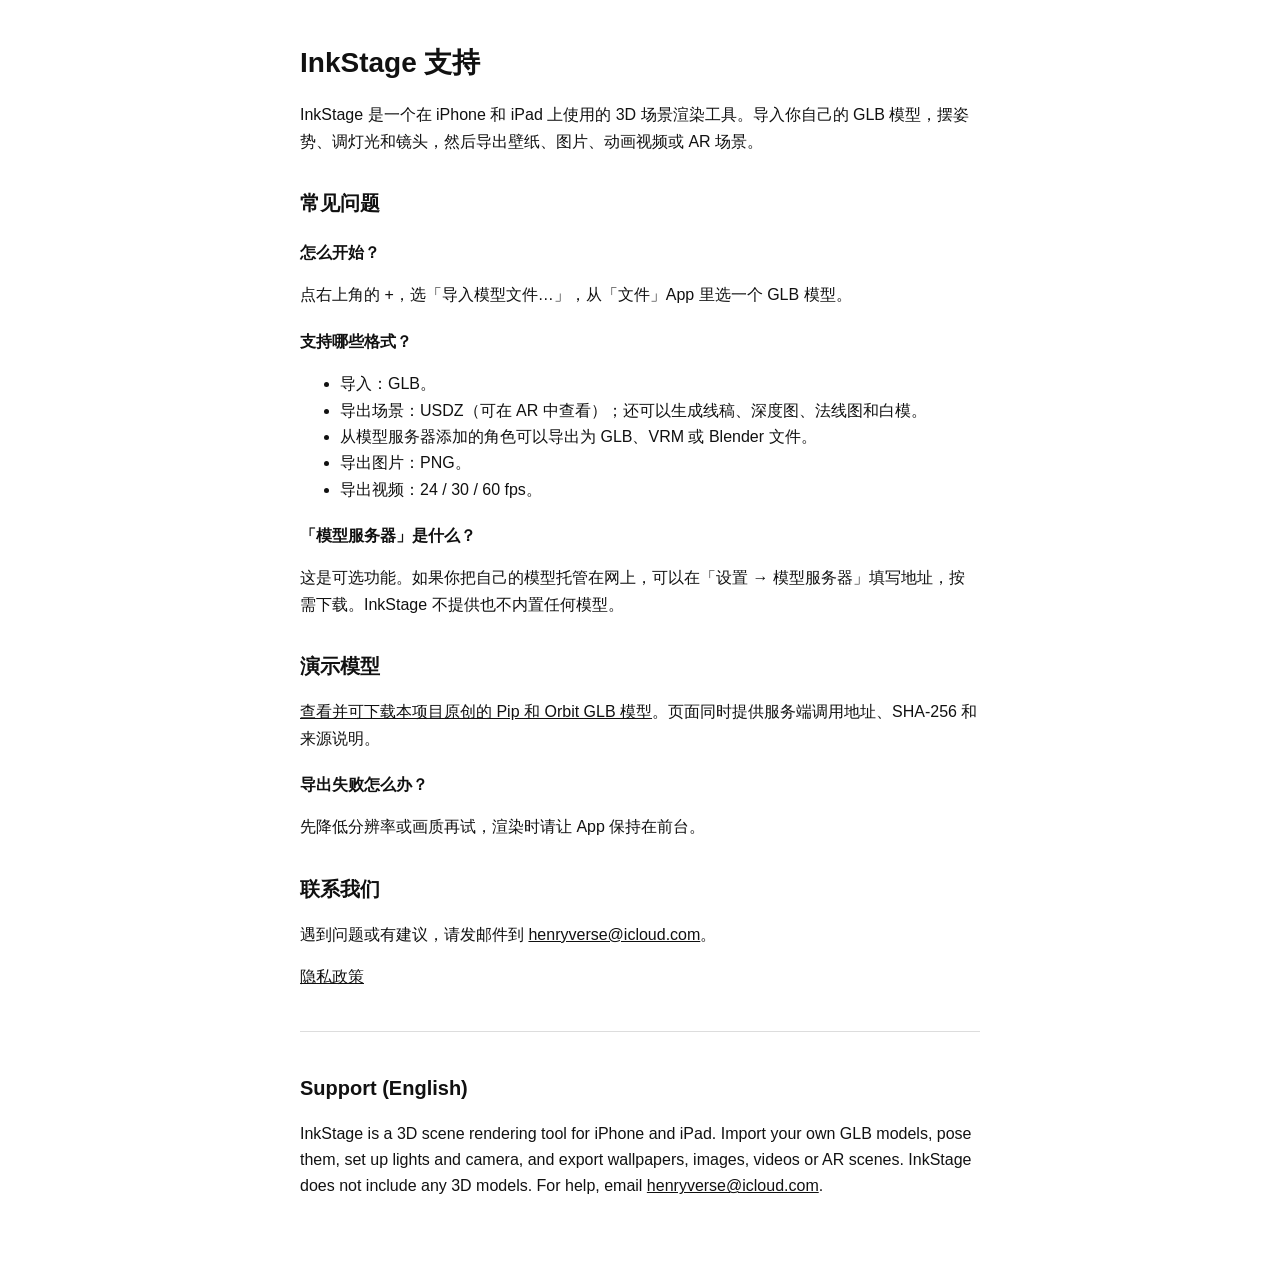
<file: index.html>
<!doctype html>
<html lang="zh-Hans">
<head>
<meta charset="utf-8">
<meta name="viewport" content="width=device-width, initial-scale=1">
<title>InkStage 支持</title>
<link rel="stylesheet" href="style.css">
</head>
<body>
<main>
<h1>InkStage 支持</h1>
<p>InkStage 是一个在 iPhone 和 iPad 上使用的 3D 场景渲染工具。导入你自己的 GLB 模型，摆姿势、调灯光和镜头，然后导出壁纸、图片、动画视频或 AR 场景。</p>

<h2>常见问题</h2>
<h3>怎么开始？</h3>
<p>点右上角的 +，选「导入模型文件…」，从「文件」App 里选一个 GLB 模型。</p>
<h3>支持哪些格式？</h3>
<ul>
  <li>导入：GLB。</li>
  <li>导出场景：USDZ（可在 AR 中查看）；还可以生成线稿、深度图、法线图和白模。</li>
  <li>从模型服务器添加的角色可以导出为 GLB、VRM 或 Blender 文件。</li>
  <li>导出图片：PNG。</li>
  <li>导出视频：24 / 30 / 60 fps。</li>
</ul>
<h3>「模型服务器」是什么？</h3>
<p>这是可选功能。如果你把自己的模型托管在网上，可以在「设置 → 模型服务器」填写地址，按需下载。InkStage 不提供也不内置任何模型。</p>

<h2>演示模型</h2>
<p><a href="models/">查看并可下载本项目原创的 Pip 和 Orbit GLB 模型</a>。页面同时提供服务端调用地址、SHA-256 和来源说明。</p>
<h3>导出失败怎么办？</h3>
<p>先降低分辨率或画质再试，渲染时请让 App 保持在前台。</p>

<h2>联系我们</h2>
<p>遇到问题或有建议，请发邮件到 <a href="mailto:henryverse@icloud.com">henryverse@icloud.com</a>。</p>

<p><a href="privacy.html">隐私政策</a></p>

<hr>
<h2 lang="en">Support (English)</h2>
<p lang="en">InkStage is a 3D scene rendering tool for iPhone and iPad. Import your own GLB models, pose them, set up lights and camera, and export wallpapers, images, videos or AR scenes. InkStage does not include any 3D models. For help, email <a href="mailto:henryverse@icloud.com">henryverse@icloud.com</a>.</p>
</main>
</body>
</html>
</file>
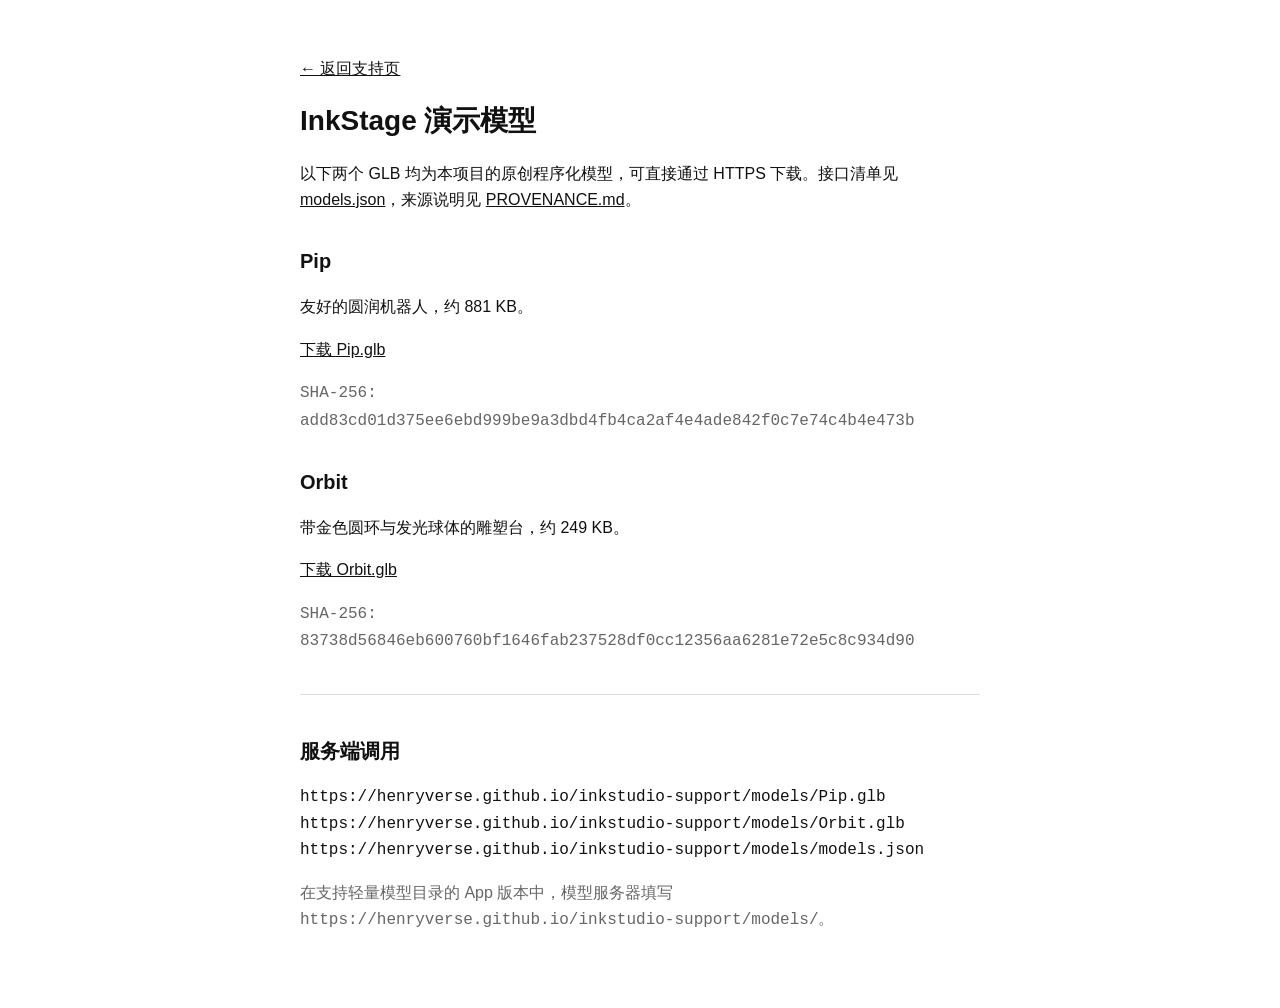
<file: models/index.html>
<!doctype html>
<html lang="zh-Hans">
<head>
<meta charset="utf-8">
<meta name="viewport" content="width=device-width, initial-scale=1">
<title>InkStage 演示模型</title>
<link rel="stylesheet" href="../style.css">
</head>
<body>
<main>
<p><a href="../">← 返回支持页</a></p>
<h1>InkStage 演示模型</h1>
<p>以下两个 GLB 均为本项目的原创程序化模型，可直接通过 HTTPS 下载。接口清单见 <a href="models.json">models.json</a>，来源说明见 <a href="PROVENANCE.md">PROVENANCE.md</a>。</p>

<h2>Pip</h2>
<p>友好的圆润机器人，约 881 KB。</p>
<p><a href="Pip.glb">下载 Pip.glb</a></p>
<p class="muted"><code>SHA-256: add83cd01d375ee6ebd999be9a3dbd4fb4ca2af4e4ade842f0c7e74c4b4e473b</code></p>

<h2>Orbit</h2>
<p>带金色圆环与发光球体的雕塑台，约 249 KB。</p>
<p><a href="Orbit.glb">下载 Orbit.glb</a></p>
<p class="muted"><code>SHA-256: 83738d56846eb600760bf1646fab237528df0cc12356aa6281e72e5c8c934d90</code></p>

<hr>
<h2>服务端调用</h2>
<pre><code>https://henryverse.github.io/inkstudio-support/models/Pip.glb
https://henryverse.github.io/inkstudio-support/models/Orbit.glb
https://henryverse.github.io/inkstudio-support/models/models.json</code></pre>
<p class="muted">在支持轻量模型目录的 App 版本中，模型服务器填写 <code>https://henryverse.github.io/inkstudio-support/models/</code>。</p>
</main>
</body>
</html>
</file>
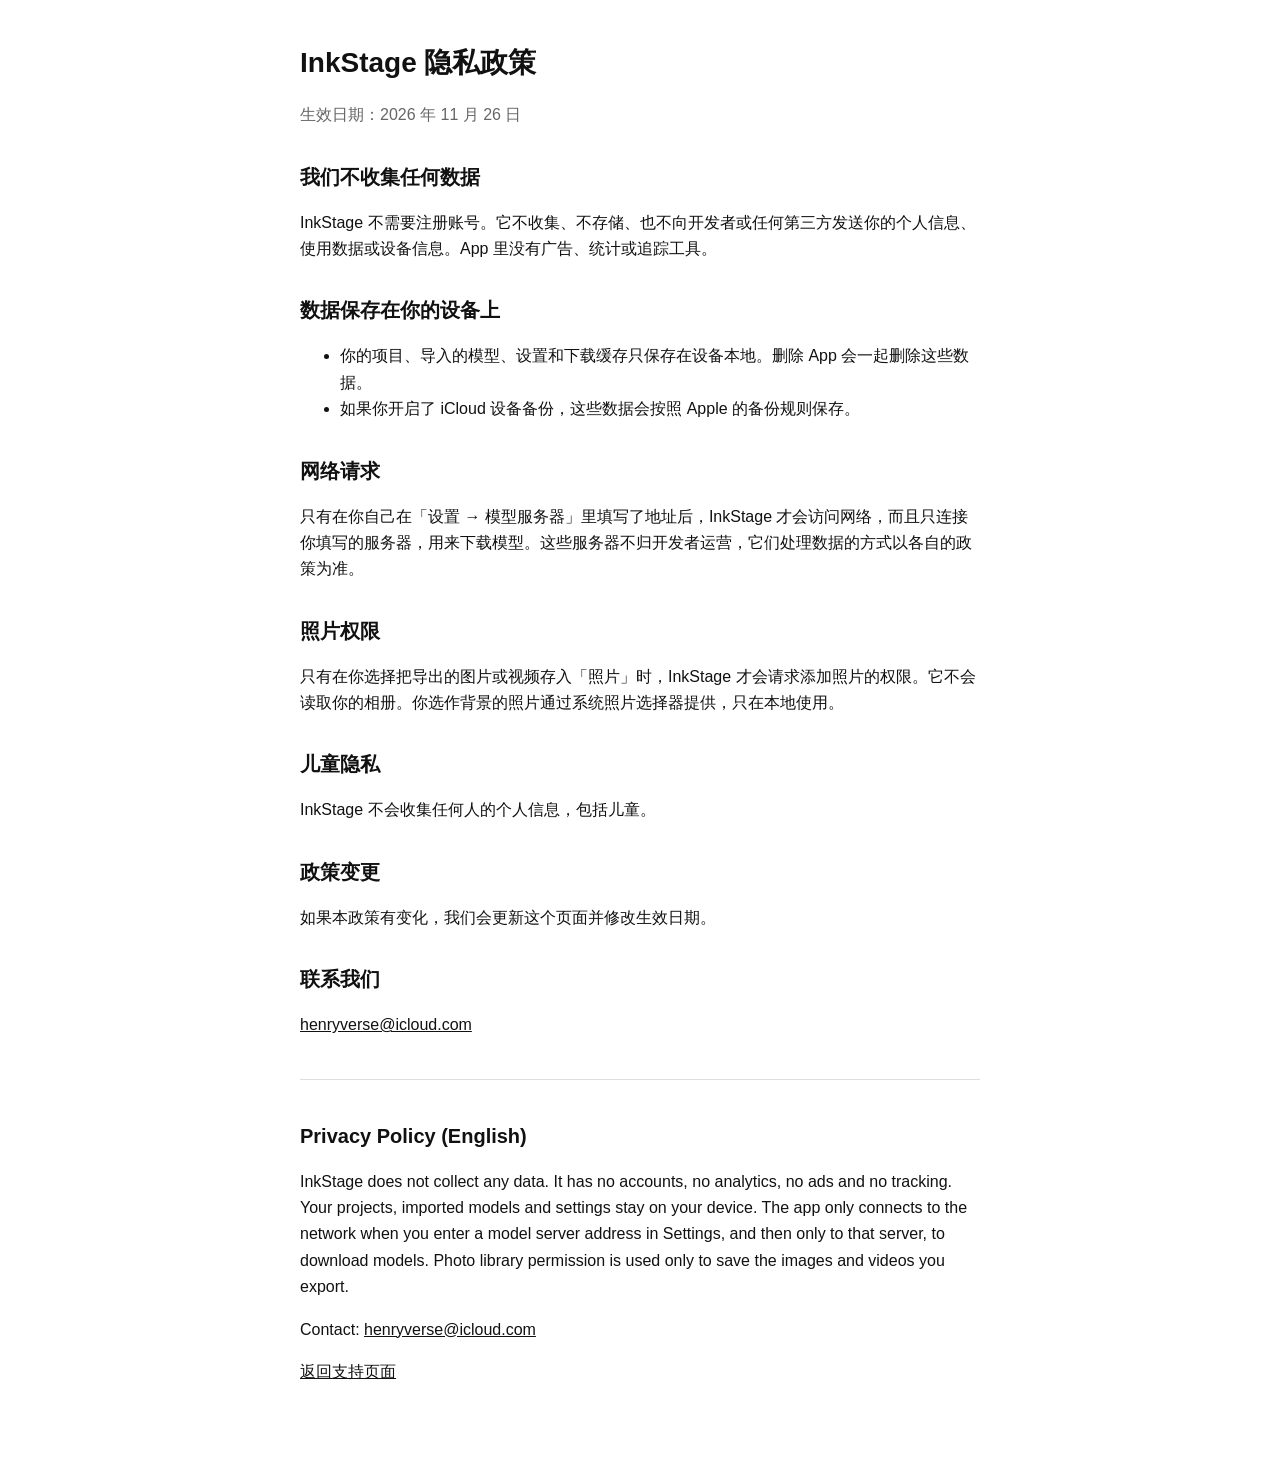
<file: privacy.html>
<!doctype html>
<html lang="zh-Hans">
<head>
<meta charset="utf-8">
<meta name="viewport" content="width=device-width, initial-scale=1">
<title>InkStage 隐私政策</title>
<link rel="stylesheet" href="style.css">
</head>
<body>
<main>
<h1>InkStage 隐私政策</h1>
<p class="muted">生效日期：2026 年 11 月 26 日</p>

<h2>我们不收集任何数据</h2>
<p>InkStage 不需要注册账号。它不收集、不存储、也不向开发者或任何第三方发送你的个人信息、使用数据或设备信息。App 里没有广告、统计或追踪工具。</p>

<h2>数据保存在你的设备上</h2>
<ul>
  <li>你的项目、导入的模型、设置和下载缓存只保存在设备本地。删除 App 会一起删除这些数据。</li>
  <li>如果你开启了 iCloud 设备备份，这些数据会按照 Apple 的备份规则保存。</li>
</ul>

<h2>网络请求</h2>
<p>只有在你自己在「设置 → 模型服务器」里填写了地址后，InkStage 才会访问网络，而且只连接你填写的服务器，用来下载模型。这些服务器不归开发者运营，它们处理数据的方式以各自的政策为准。</p>

<h2>照片权限</h2>
<p>只有在你选择把导出的图片或视频存入「照片」时，InkStage 才会请求添加照片的权限。它不会读取你的相册。你选作背景的照片通过系统照片选择器提供，只在本地使用。</p>

<h2>儿童隐私</h2>
<p>InkStage 不会收集任何人的个人信息，包括儿童。</p>

<h2>政策变更</h2>
<p>如果本政策有变化，我们会更新这个页面并修改生效日期。</p>

<h2>联系我们</h2>
<p><a href="mailto:henryverse@icloud.com">henryverse@icloud.com</a></p>

<hr>
<h2 lang="en">Privacy Policy (English)</h2>
<div lang="en">
<p>InkStage does not collect any data. It has no accounts, no analytics, no ads and no tracking. Your projects, imported models and settings stay on your device. The app only connects to the network when you enter a model server address in Settings, and then only to that server, to download models. Photo library permission is used only to save the images and videos you export.</p>
<p>Contact: <a href="mailto:henryverse@icloud.com">henryverse@icloud.com</a></p>
</div>
<p><a href="index.html">返回支持页面</a></p>
</main>
</body>
</html>
</file>
<file: style.css>
:root { color-scheme: light dark; --fg: #111; --bg: #fff; --muted: #666; --line: #ddd; }
@media (prefers-color-scheme: dark) { :root { --fg: #eee; --bg: #000; --muted: #999; --line: #333; } }
body { margin: 0; background: var(--bg); color: var(--fg); font: 16px/1.65 -apple-system, BlinkMacSystemFont, "PingFang SC", sans-serif; }
main { max-width: 680px; margin: 0 auto; padding: 40px 16px 64px; }
h1 { font-size: 28px; margin: 0 0 16px; }
h2 { font-size: 20px; margin: 32px 0 8px; }
h3 { font-size: 16px; margin: 20px 0 4px; }
a { color: inherit; }
.muted { color: var(--muted); }
hr { border: 0; border-top: 1px solid var(--line); margin: 40px 0; }
</file>
